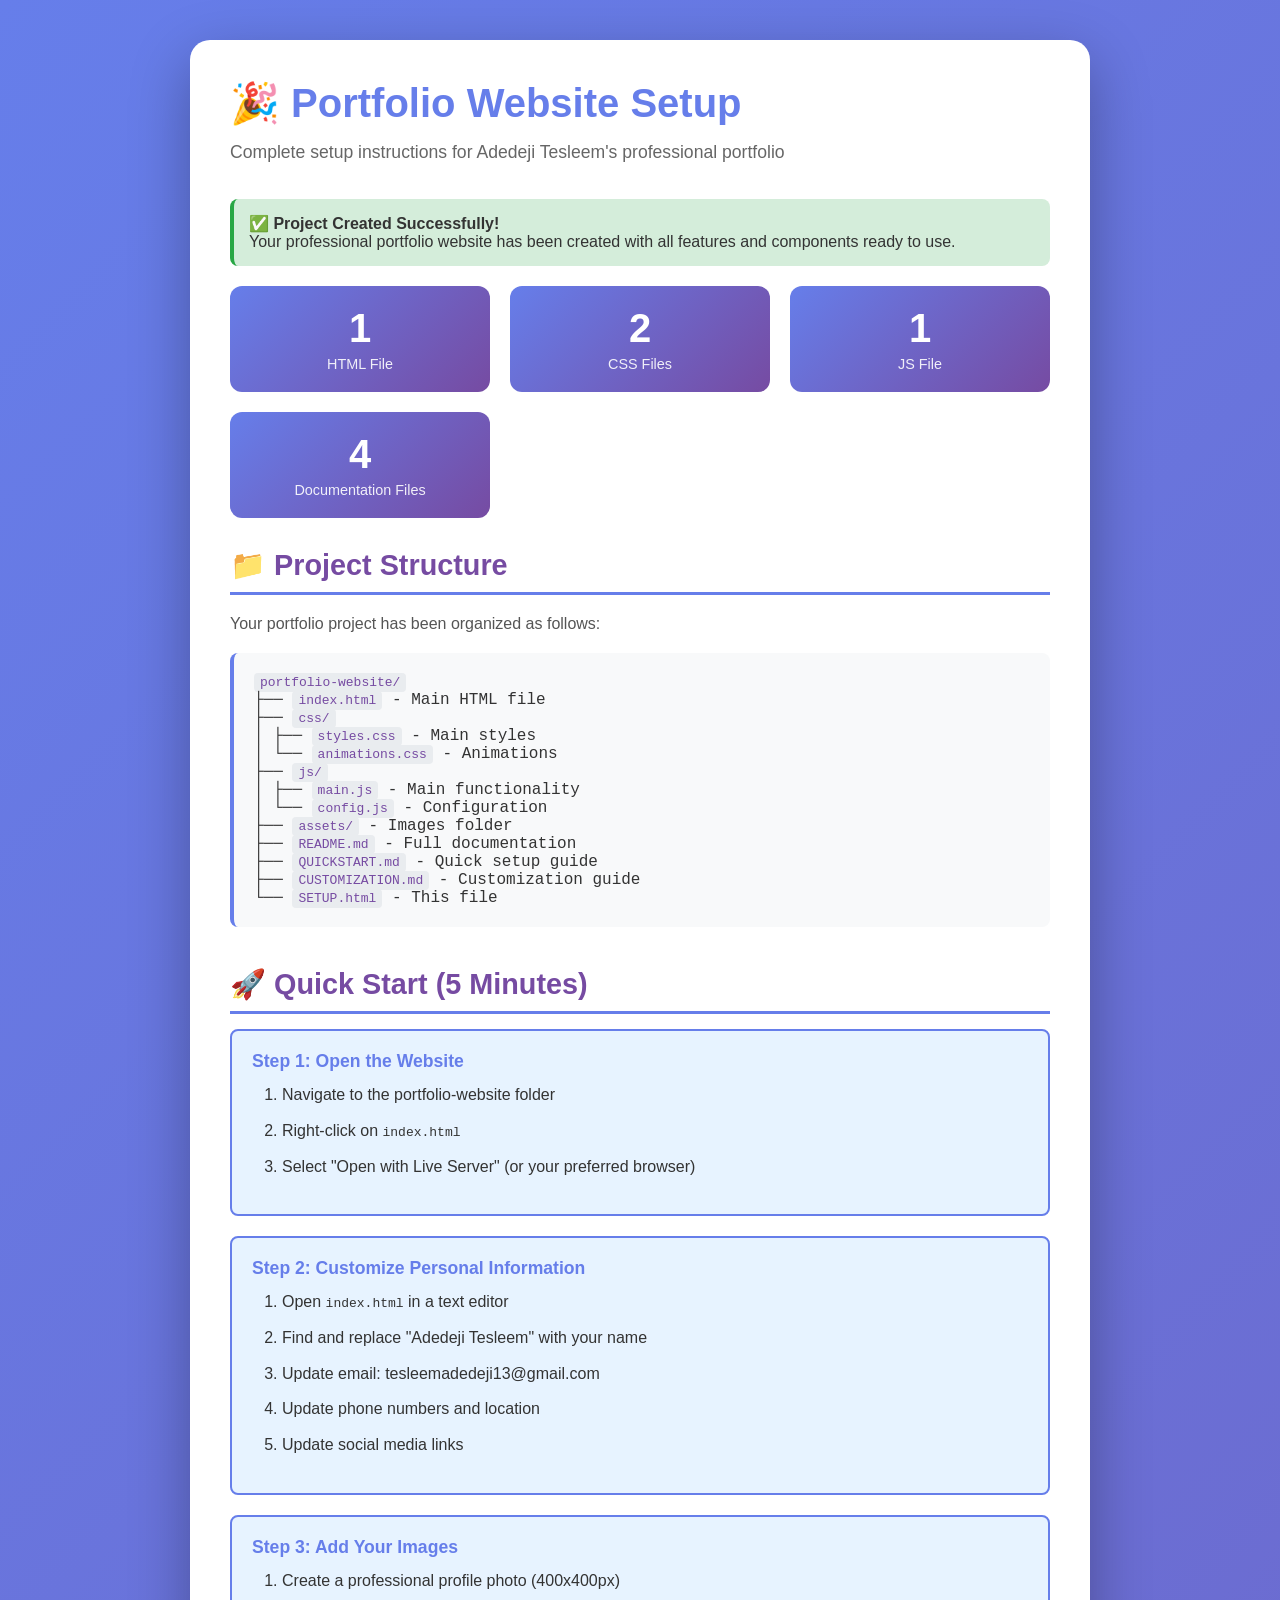
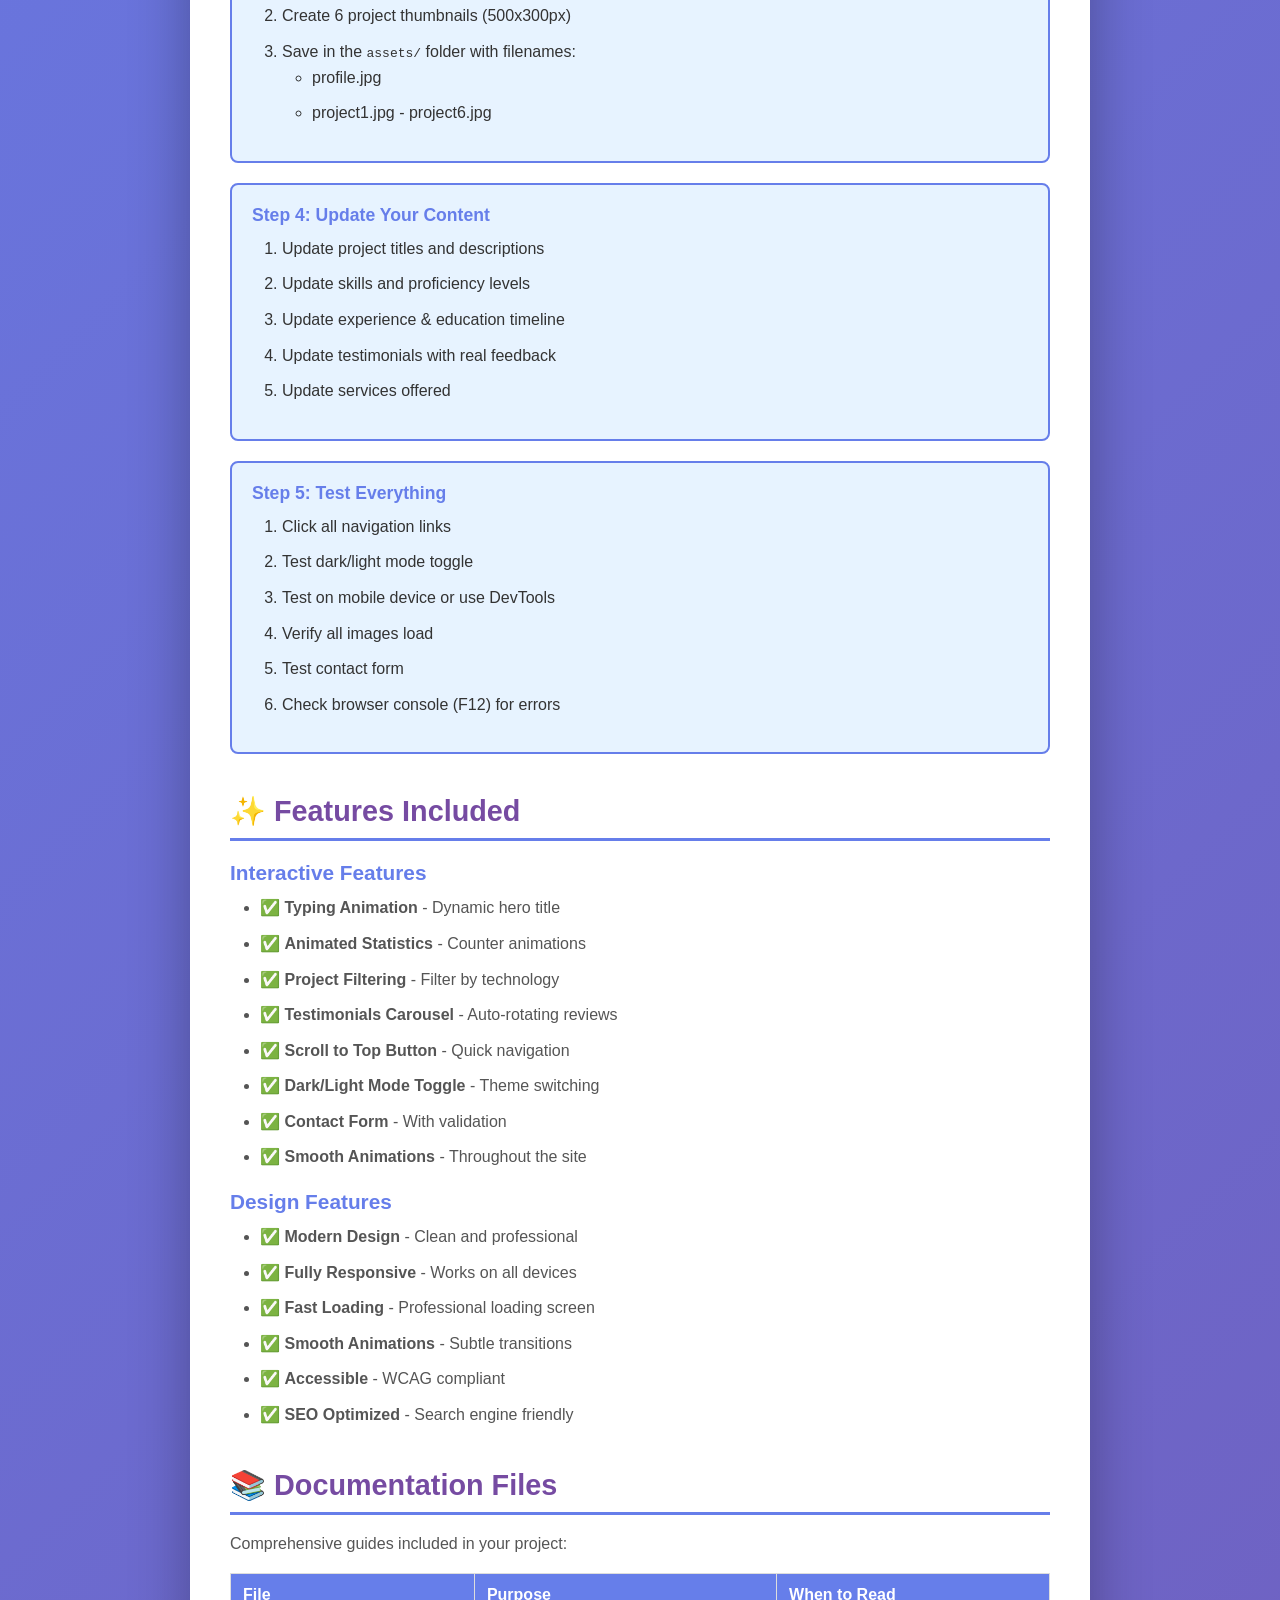
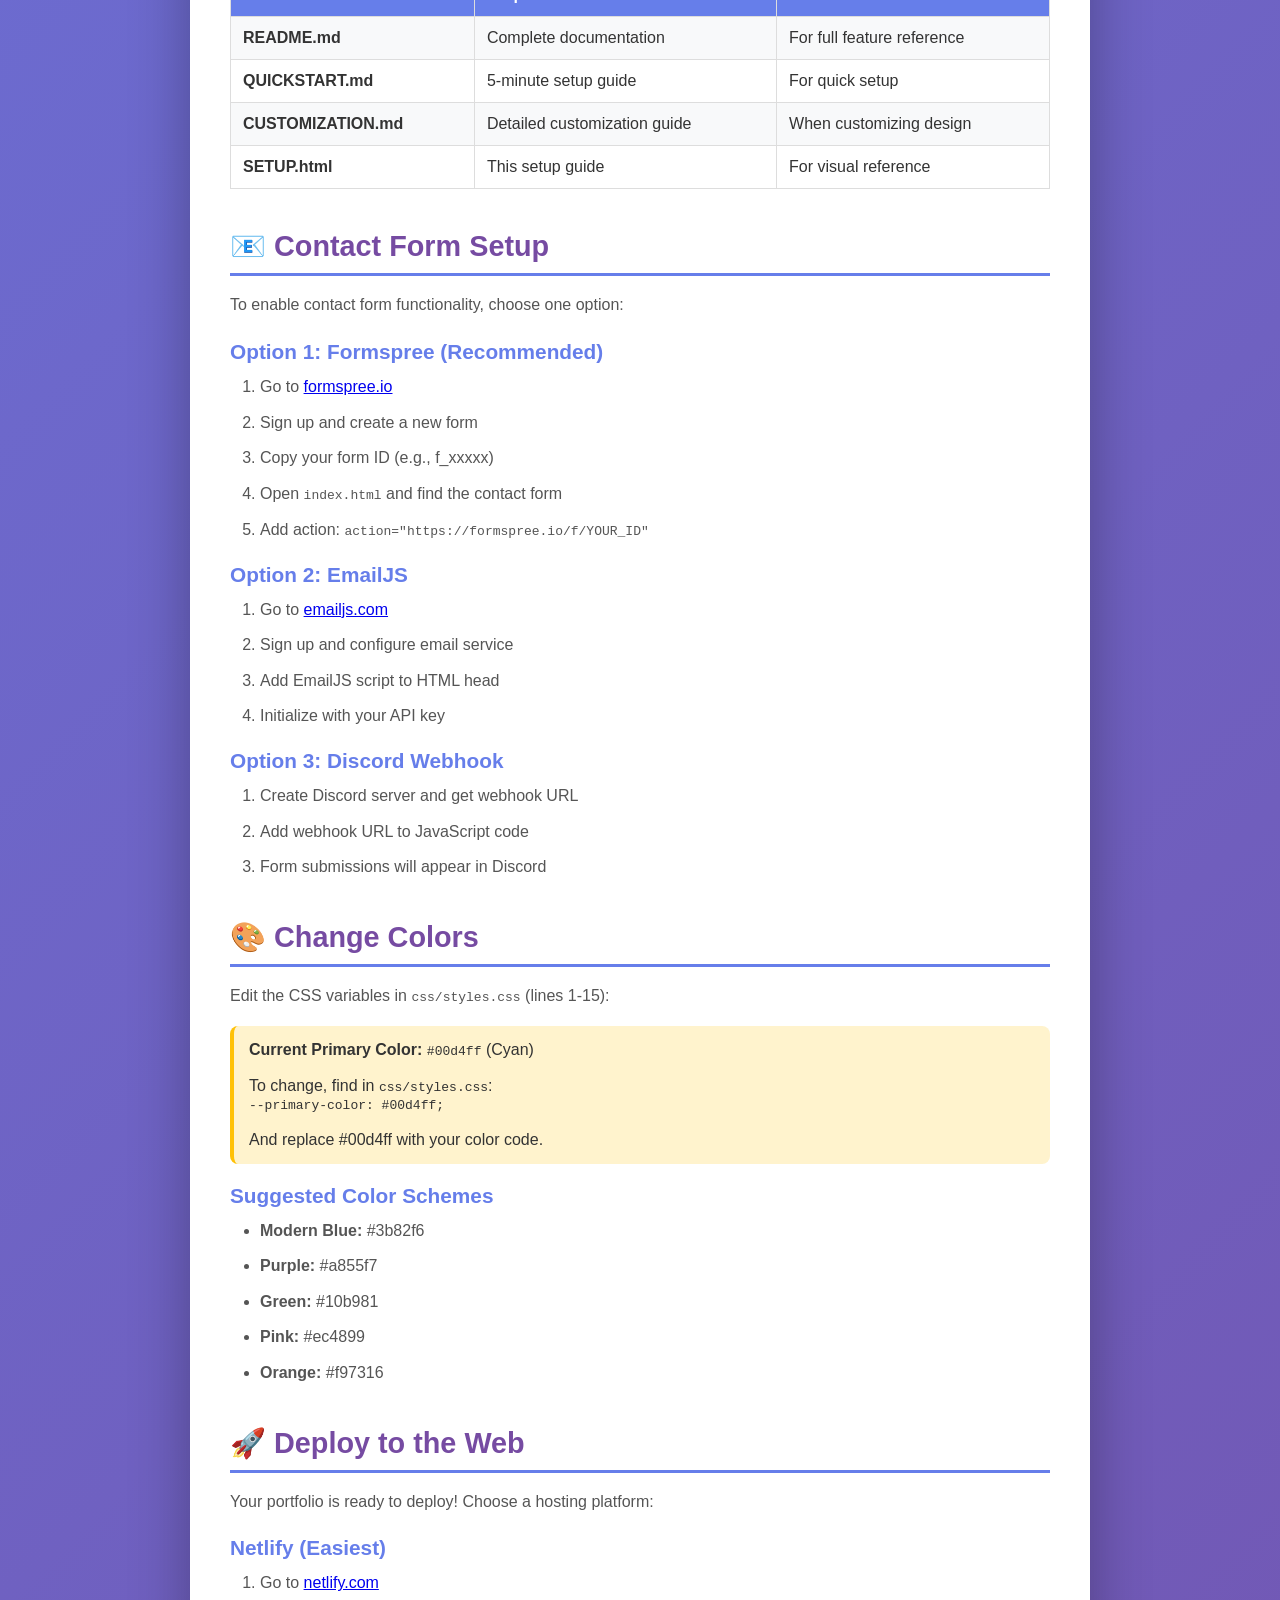
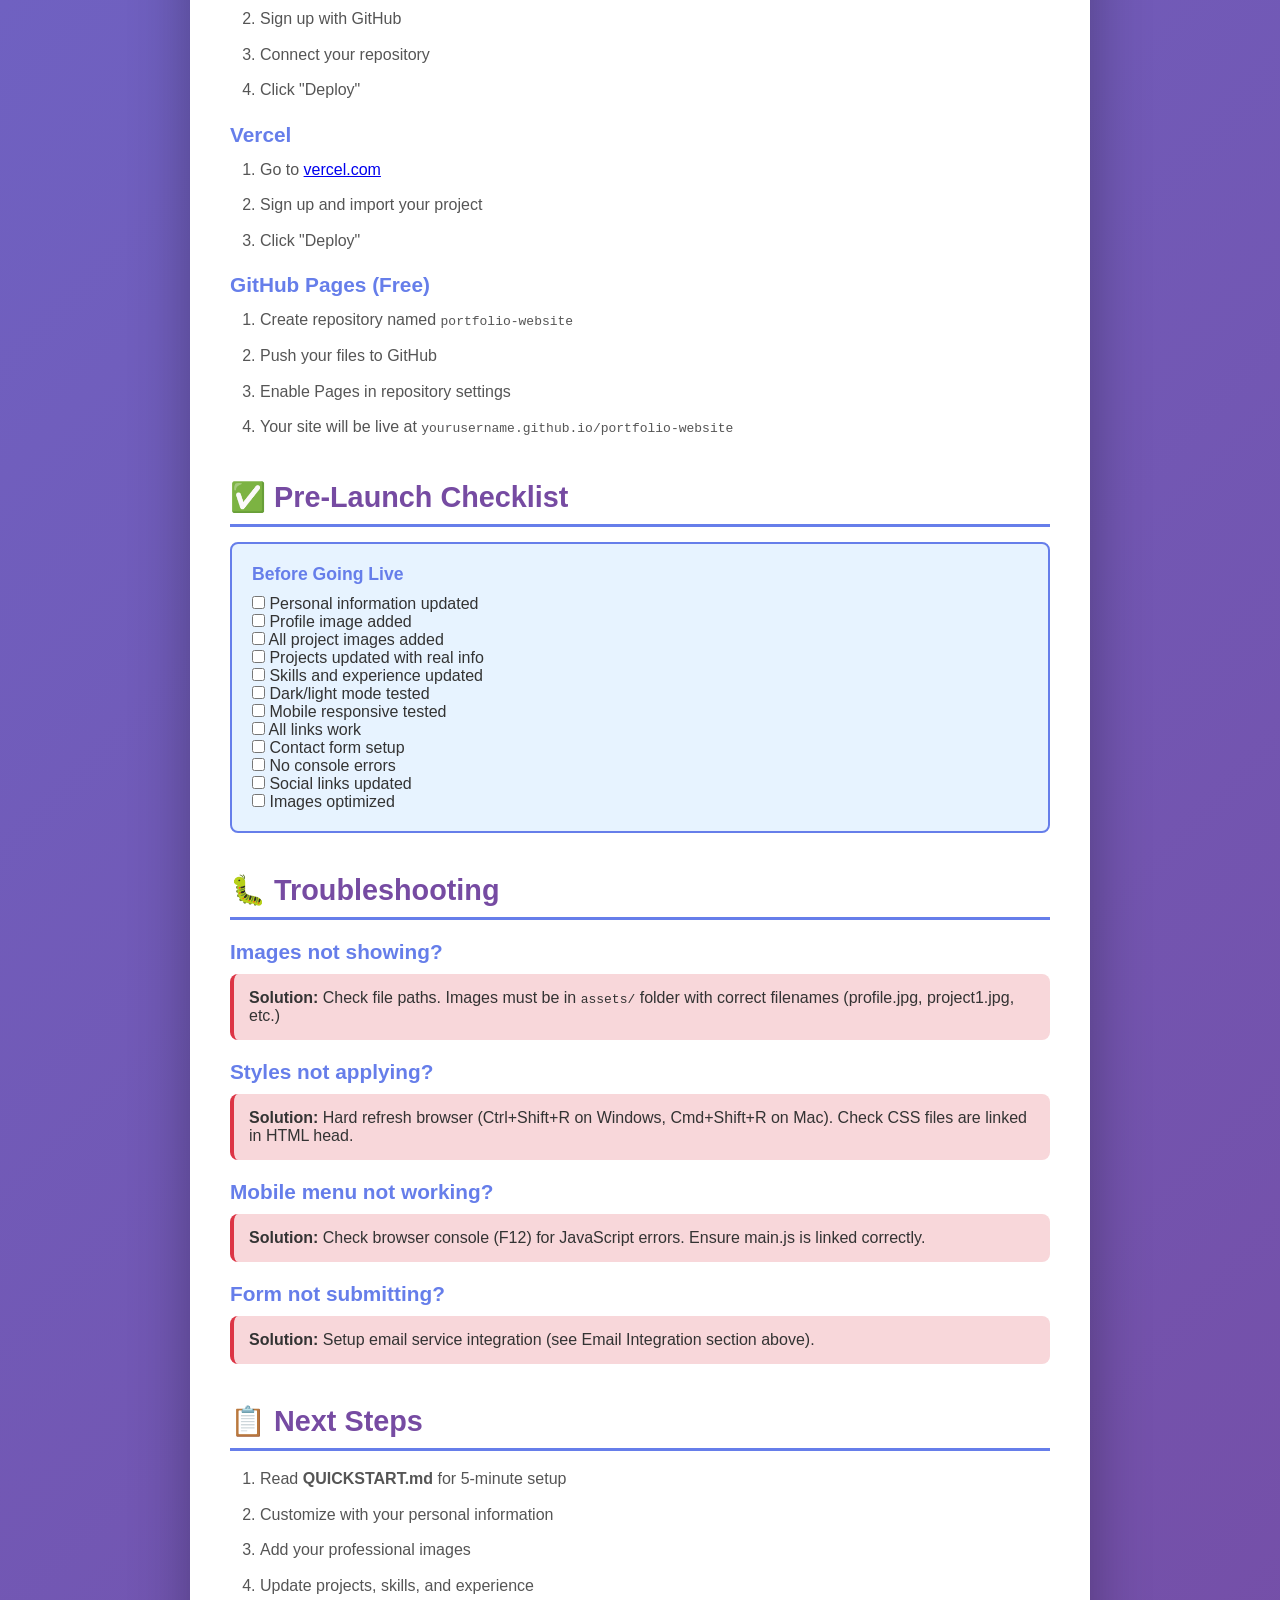
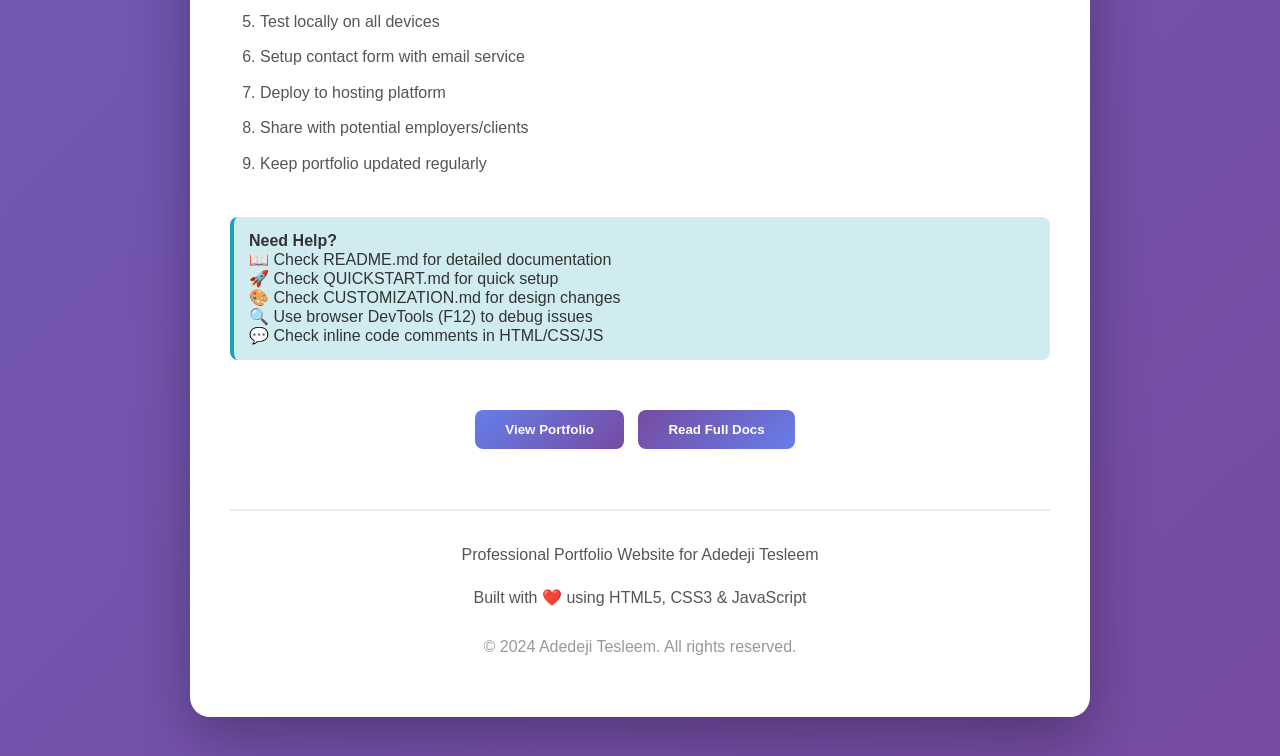
<file: SETUP.html>
<!DOCTYPE html>
<html lang="en">
<head>
    <meta charset="UTF-8">
    <meta name="viewport" content="width=device-width, initial-scale=1.0">
    <title>Portfolio Setup Instructions</title>
    <style>
        * {
            margin: 0;
            padding: 0;
            box-sizing: border-box;
        }
        
        body {
            font-family: 'Segoe UI', Tahoma, Geneva, Verdana, sans-serif;
            background: linear-gradient(135deg, #667eea 0%, #764ba2 100%);
            color: #333;
            min-height: 100vh;
            padding: 40px 20px;
        }
        
        .container {
            max-width: 900px;
            margin: 0 auto;
            background: white;
            border-radius: 20px;
            padding: 40px;
            box-shadow: 0 20px 60px rgba(0, 0, 0, 0.3);
        }
        
        h1 {
            color: #667eea;
            margin-bottom: 10px;
            font-size: 2.5rem;
        }
        
        .subtitle {
            color: #666;
            margin-bottom: 30px;
            font-size: 1.1rem;
        }
        
        .section {
            margin-bottom: 40px;
        }
        
        h2 {
            color: #764ba2;
            margin-bottom: 15px;
            font-size: 1.8rem;
            border-bottom: 3px solid #667eea;
            padding-bottom: 10px;
        }
        
        h3 {
            color: #667eea;
            margin-top: 20px;
            margin-bottom: 10px;
            font-size: 1.3rem;
        }
        
        p {
            line-height: 1.8;
            margin-bottom: 15px;
            color: #555;
        }
        
        ul, ol {
            margin-left: 30px;
            margin-bottom: 15px;
        }
        
        li {
            margin-bottom: 10px;
            line-height: 1.6;
            color: #555;
        }
        
        .file-list {
            background: #f8f9fa;
            border-left: 4px solid #667eea;
            padding: 20px;
            border-radius: 8px;
            margin-bottom: 20px;
            font-family: 'Courier New', monospace;
        }
        
        .file-list code {
            background: #e9ecef;
            padding: 2px 6px;
            border-radius: 4px;
            color: #764ba2;
        }
        
        .highlight-box {
            background: #fff3cd;
            border-left: 4px solid #ffc107;
            padding: 15px;
            border-radius: 8px;
            margin-bottom: 20px;
        }
        
        .success-box {
            background: #d4edda;
            border-left: 4px solid #28a745;
            padding: 15px;
            border-radius: 8px;
            margin-bottom: 20px;
        }
        
        .info-box {
            background: #d1ecf1;
            border-left: 4px solid #17a2b8;
            padding: 15px;
            border-radius: 8px;
            margin-bottom: 20px;
        }
        
        .error-box {
            background: #f8d7da;
            border-left: 4px solid #dc3545;
            padding: 15px;
            border-radius: 8px;
            margin-bottom: 20px;
        }
        
        .task-box {
            background: #e7f3ff;
            border: 2px solid #667eea;
            padding: 20px;
            border-radius: 8px;
            margin-bottom: 20px;
        }
        
        .task-box h4 {
            color: #667eea;
            margin-bottom: 10px;
            font-size: 1.1rem;
        }
        
        .task-box ol {
            margin-left: 30px;
        }
        
        .task-box li {
            color: #333;
        }
        
        table {
            width: 100%;
            border-collapse: collapse;
            margin-bottom: 20px;
        }
        
        th, td {
            border: 1px solid #ddd;
            padding: 12px;
            text-align: left;
        }
        
        th {
            background: #667eea;
            color: white;
            font-weight: 600;
        }
        
        tr:nth-child(even) {
            background: #f8f9fa;
        }
        
        .btn {
            display: inline-block;
            padding: 12px 30px;
            margin: 10px 10px 10px 0;
            background: linear-gradient(135deg, #667eea, #764ba2);
            color: white;
            text-decoration: none;
            border-radius: 8px;
            font-weight: 600;
            transition: transform 0.2s, box-shadow 0.2s;
            border: none;
            cursor: pointer;
        }
        
        .btn:hover {
            transform: translateY(-2px);
            box-shadow: 0 10px 20px rgba(102, 126, 234, 0.3);
        }
        
        .btn-secondary {
            background: linear-gradient(135deg, #764ba2, #667eea);
        }
        
        .footer {
            text-align: center;
            margin-top: 50px;
            padding-top: 30px;
            border-top: 2px solid #e9ecef;
            color: #999;
        }
        
        .stats {
            display: grid;
            grid-template-columns: repeat(auto-fit, minmax(200px, 1fr));
            gap: 20px;
            margin-bottom: 30px;
        }
        
        .stat-card {
            background: linear-gradient(135deg, #667eea, #764ba2);
            color: white;
            padding: 20px;
            border-radius: 12px;
            text-align: center;
        }
        
        .stat-number {
            font-size: 2.5rem;
            font-weight: bold;
            margin-bottom: 5px;
        }
        
        .stat-label {
            font-size: 0.9rem;
            opacity: 0.9;
        }
        
        @media (max-width: 768px) {
            .container {
                padding: 20px;
            }
            
            h1 {
                font-size: 1.8rem;
            }
            
            h2 {
                font-size: 1.4rem;
            }
            
            .stats {
                grid-template-columns: 1fr;
            }
        }
    </style>
</head>
<body>
    <div class="container">
        <h1>🎉 Portfolio Website Setup</h1>
        <p class="subtitle">Complete setup instructions for Adedeji Tesleem's professional portfolio</p>
        
        <div class="success-box">
            <strong>✅ Project Created Successfully!</strong><br>
            Your professional portfolio website has been created with all features and components ready to use.
        </div>
        
        <!-- Statistics -->
        <div class="stats">
            <div class="stat-card">
                <div class="stat-number">1</div>
                <div class="stat-label">HTML File</div>
            </div>
            <div class="stat-card">
                <div class="stat-number">2</div>
                <div class="stat-label">CSS Files</div>
            </div>
            <div class="stat-card">
                <div class="stat-number">1</div>
                <div class="stat-label">JS File</div>
            </div>
            <div class="stat-card">
                <div class="stat-number">4</div>
                <div class="stat-label">Documentation Files</div>
            </div>
        </div>
        
        <!-- Project Structure -->
        <div class="section">
            <h2>📁 Project Structure</h2>
            <p>Your portfolio project has been organized as follows:</p>
            <div class="file-list">
                <code>portfolio-website/</code><br>
                ├── <code>index.html</code> - Main HTML file<br>
                ├── <code>css/</code><br>
                │   ├── <code>styles.css</code> - Main styles<br>
                │   └── <code>animations.css</code> - Animations<br>
                ├── <code>js/</code><br>
                │   ├── <code>main.js</code> - Main functionality<br>
                │   └── <code>config.js</code> - Configuration<br>
                ├── <code>assets/</code> - Images folder<br>
                ├── <code>README.md</code> - Full documentation<br>
                ├── <code>QUICKSTART.md</code> - Quick setup guide<br>
                ├── <code>CUSTOMIZATION.md</code> - Customization guide<br>
                └── <code>SETUP.html</code> - This file
            </div>
        </div>
        
        <!-- Quick Start -->
        <div class="section">
            <h2>🚀 Quick Start (5 Minutes)</h2>
            
            <div class="task-box">
                <h4>Step 1: Open the Website</h4>
                <ol>
                    <li>Navigate to the portfolio-website folder</li>
                    <li>Right-click on <code>index.html</code></li>
                    <li>Select "Open with Live Server" (or your preferred browser)</li>
                </ol>
            </div>
            
            <div class="task-box">
                <h4>Step 2: Customize Personal Information</h4>
                <ol>
                    <li>Open <code>index.html</code> in a text editor</li>
                    <li>Find and replace "Adedeji Tesleem" with your name</li>
                    <li>Update email: tesleemadedeji13@gmail.com</li>
                    <li>Update phone numbers and location</li>
                    <li>Update social media links</li>
                </ol>
            </div>
            
            <div class="task-box">
                <h4>Step 3: Add Your Images</h4>
                <ol>
                    <li>Create a professional profile photo (400x400px)</li>
                    <li>Create 6 project thumbnails (500x300px)</li>
                    <li>Save in the <code>assets/</code> folder with filenames:
                        <ul>
                            <li>profile.jpg</li>
                            <li>project1.jpg - project6.jpg</li>
                        </ul>
                    </li>
                </ol>
            </div>
            
            <div class="task-box">
                <h4>Step 4: Update Your Content</h4>
                <ol>
                    <li>Update project titles and descriptions</li>
                    <li>Update skills and proficiency levels</li>
                    <li>Update experience & education timeline</li>
                    <li>Update testimonials with real feedback</li>
                    <li>Update services offered</li>
                </ol>
            </div>
            
            <div class="task-box">
                <h4>Step 5: Test Everything</h4>
                <ol>
                    <li>Click all navigation links</li>
                    <li>Test dark/light mode toggle</li>
                    <li>Test on mobile device or use DevTools</li>
                    <li>Verify all images load</li>
                    <li>Test contact form</li>
                    <li>Check browser console (F12) for errors</li>
                </ol>
            </div>
        </div>
        
        <!-- Features -->
        <div class="section">
            <h2>✨ Features Included</h2>
            
            <h3>Interactive Features</h3>
            <ul>
                <li>✅ <strong>Typing Animation</strong> - Dynamic hero title</li>
                <li>✅ <strong>Animated Statistics</strong> - Counter animations</li>
                <li>✅ <strong>Project Filtering</strong> - Filter by technology</li>
                <li>✅ <strong>Testimonials Carousel</strong> - Auto-rotating reviews</li>
                <li>✅ <strong>Scroll to Top Button</strong> - Quick navigation</li>
                <li>✅ <strong>Dark/Light Mode Toggle</strong> - Theme switching</li>
                <li>✅ <strong>Contact Form</strong> - With validation</li>
                <li>✅ <strong>Smooth Animations</strong> - Throughout the site</li>
            </ul>
            
            <h3>Design Features</h3>
            <ul>
                <li>✅ <strong>Modern Design</strong> - Clean and professional</li>
                <li>✅ <strong>Fully Responsive</strong> - Works on all devices</li>
                <li>✅ <strong>Fast Loading</strong> - Professional loading screen</li>
                <li>✅ <strong>Smooth Animations</strong> - Subtle transitions</li>
                <li>✅ <strong>Accessible</strong> - WCAG compliant</li>
                <li>✅ <strong>SEO Optimized</strong> - Search engine friendly</li>
            </ul>
        </div>
        
        <!-- Documentation -->
        <div class="section">
            <h2>📚 Documentation Files</h2>
            <p>Comprehensive guides included in your project:</p>
            
            <table>
                <tr>
                    <th>File</th>
                    <th>Purpose</th>
                    <th>When to Read</th>
                </tr>
                <tr>
                    <td><strong>README.md</strong></td>
                    <td>Complete documentation</td>
                    <td>For full feature reference</td>
                </tr>
                <tr>
                    <td><strong>QUICKSTART.md</strong></td>
                    <td>5-minute setup guide</td>
                    <td>For quick setup</td>
                </tr>
                <tr>
                    <td><strong>CUSTOMIZATION.md</strong></td>
                    <td>Detailed customization guide</td>
                    <td>When customizing design</td>
                </tr>
                <tr>
                    <td><strong>SETUP.html</strong></td>
                    <td>This setup guide</td>
                    <td>For visual reference</td>
                </tr>
            </table>
        </div>
        
        <!-- Email Integration -->
        <div class="section">
            <h2>📧 Contact Form Setup</h2>
            <p>To enable contact form functionality, choose one option:</p>
            
            <h3>Option 1: Formspree (Recommended)</h3>
            <ol>
                <li>Go to <a href="https://formspree.io" target="_blank">formspree.io</a></li>
                <li>Sign up and create a new form</li>
                <li>Copy your form ID (e.g., f_xxxxx)</li>
                <li>Open <code>index.html</code> and find the contact form</li>
                <li>Add action: <code>action="https://formspree.io/f/YOUR_ID"</code></li>
            </ol>
            
            <h3>Option 2: EmailJS</h3>
            <ol>
                <li>Go to <a href="https://www.emailjs.com" target="_blank">emailjs.com</a></li>
                <li>Sign up and configure email service</li>
                <li>Add EmailJS script to HTML head</li>
                <li>Initialize with your API key</li>
            </ol>
            
            <h3>Option 3: Discord Webhook</h3>
            <ol>
                <li>Create Discord server and get webhook URL</li>
                <li>Add webhook URL to JavaScript code</li>
                <li>Form submissions will appear in Discord</li>
            </ol>
        </div>
        
        <!-- Color Customization -->
        <div class="section">
            <h2>🎨 Change Colors</h2>
            <p>Edit the CSS variables in <code>css/styles.css</code> (lines 1-15):</p>
            
            <div class="highlight-box">
                <strong>Current Primary Color:</strong> <code>#00d4ff</code> (Cyan)<br><br>
                To change, find in <code>css/styles.css</code>:<br>
                <code>--primary-color: #00d4ff;</code><br><br>
                And replace #00d4ff with your color code.
            </div>
            
            <h3>Suggested Color Schemes</h3>
            <ul>
                <li><strong>Modern Blue:</strong> #3b82f6</li>
                <li><strong>Purple:</strong> #a855f7</li>
                <li><strong>Green:</strong> #10b981</li>
                <li><strong>Pink:</strong> #ec4899</li>
                <li><strong>Orange:</strong> #f97316</li>
            </ul>
        </div>
        
        <!-- Deployment -->
        <div class="section">
            <h2>🚀 Deploy to the Web</h2>
            <p>Your portfolio is ready to deploy! Choose a hosting platform:</p>
            
            <h3>Netlify (Easiest)</h3>
            <ol>
                <li>Go to <a href="https://netlify.com" target="_blank">netlify.com</a></li>
                <li>Sign up with GitHub</li>
                <li>Connect your repository</li>
                <li>Click "Deploy"</li>
            </ol>
            
            <h3>Vercel</h3>
            <ol>
                <li>Go to <a href="https://vercel.com" target="_blank">vercel.com</a></li>
                <li>Sign up and import your project</li>
                <li>Click "Deploy"</li>
            </ol>
            
            <h3>GitHub Pages (Free)</h3>
            <ol>
                <li>Create repository named <code>portfolio-website</code></li>
                <li>Push your files to GitHub</li>
                <li>Enable Pages in repository settings</li>
                <li>Your site will be live at <code>yourusername.github.io/portfolio-website</code></li>
            </ol>
        </div>
        
        <!-- Checklist -->
        <div class="section">
            <h2>✅ Pre-Launch Checklist</h2>
            <div class="task-box">
                <h4>Before Going Live</h4>
                <input type="checkbox"> Personal information updated<br>
                <input type="checkbox"> Profile image added<br>
                <input type="checkbox"> All project images added<br>
                <input type="checkbox"> Projects updated with real info<br>
                <input type="checkbox"> Skills and experience updated<br>
                <input type="checkbox"> Dark/light mode tested<br>
                <input type="checkbox"> Mobile responsive tested<br>
                <input type="checkbox"> All links work<br>
                <input type="checkbox"> Contact form setup<br>
                <input type="checkbox"> No console errors<br>
                <input type="checkbox"> Social links updated<br>
                <input type="checkbox"> Images optimized<br>
            </div>
        </div>
        
        <!-- Troubleshooting -->
        <div class="section">
            <h2>🐛 Troubleshooting</h2>
            
            <h3>Images not showing?</h3>
            <div class="error-box">
                <strong>Solution:</strong> Check file paths. Images must be in <code>assets/</code> folder with correct filenames (profile.jpg, project1.jpg, etc.)
            </div>
            
            <h3>Styles not applying?</h3>
            <div class="error-box">
                <strong>Solution:</strong> Hard refresh browser (Ctrl+Shift+R on Windows, Cmd+Shift+R on Mac). Check CSS files are linked in HTML head.
            </div>
            
            <h3>Mobile menu not working?</h3>
            <div class="error-box">
                <strong>Solution:</strong> Check browser console (F12) for JavaScript errors. Ensure main.js is linked correctly.
            </div>
            
            <h3>Form not submitting?</h3>
            <div class="error-box">
                <strong>Solution:</strong> Setup email service integration (see Email Integration section above).
            </div>
        </div>
        
        <!-- Next Steps -->
        <div class="section">
            <h2>📋 Next Steps</h2>
            <ol>
                <li>Read <strong>QUICKSTART.md</strong> for 5-minute setup</li>
                <li>Customize with your personal information</li>
                <li>Add your professional images</li>
                <li>Update projects, skills, and experience</li>
                <li>Test locally on all devices</li>
                <li>Setup contact form with email service</li>
                <li>Deploy to hosting platform</li>
                <li>Share with potential employers/clients</li>
                <li>Keep portfolio updated regularly</li>
            </ol>
        </div>
        
        <!-- Support -->
        <div class="info-box">
            <strong>Need Help?</strong><br>
            📖 Check README.md for detailed documentation<br>
            🚀 Check QUICKSTART.md for quick setup<br>
            🎨 Check CUSTOMIZATION.md for design changes<br>
            🔍 Use browser DevTools (F12) to debug issues<br>
            💬 Check inline code comments in HTML/CSS/JS
        </div>
        
        <!-- Buttons -->
        <div style="text-align: center; margin: 40px 0;">
            <button class="btn" onclick="window.location.href='index.html'">View Portfolio</button>
            <button class="btn btn-secondary" onclick="window.open('README.md')">Read Full Docs</button>
        </div>
        
        <div class="footer">
            <p>Professional Portfolio Website for Adedeji Tesleem</p>
            <p>Built with ❤️ using HTML5, CSS3 & JavaScript</p>
            <p style="margin-top: 20px; color: #999;">© 2024 Adedeji Tesleem. All rights reserved.</p>
        </div>
    </div>
</body>
</html>
</file>
